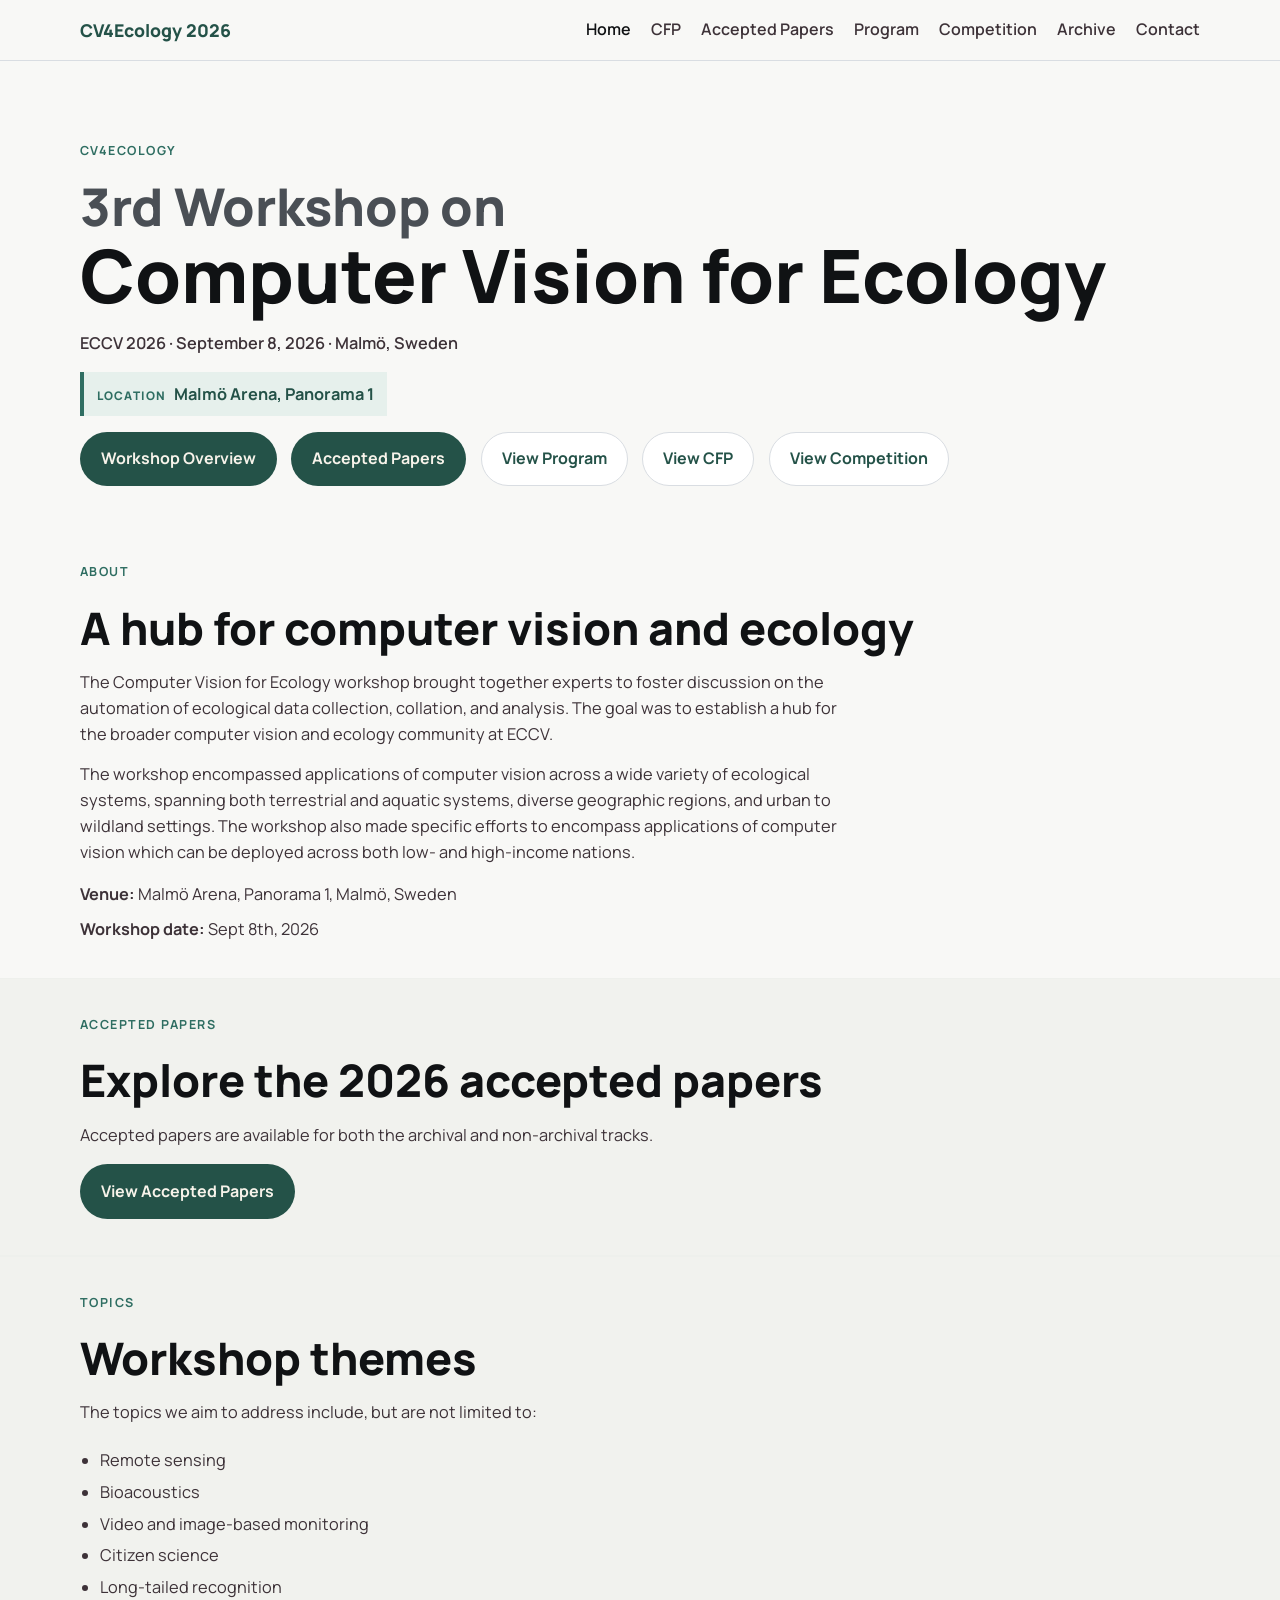
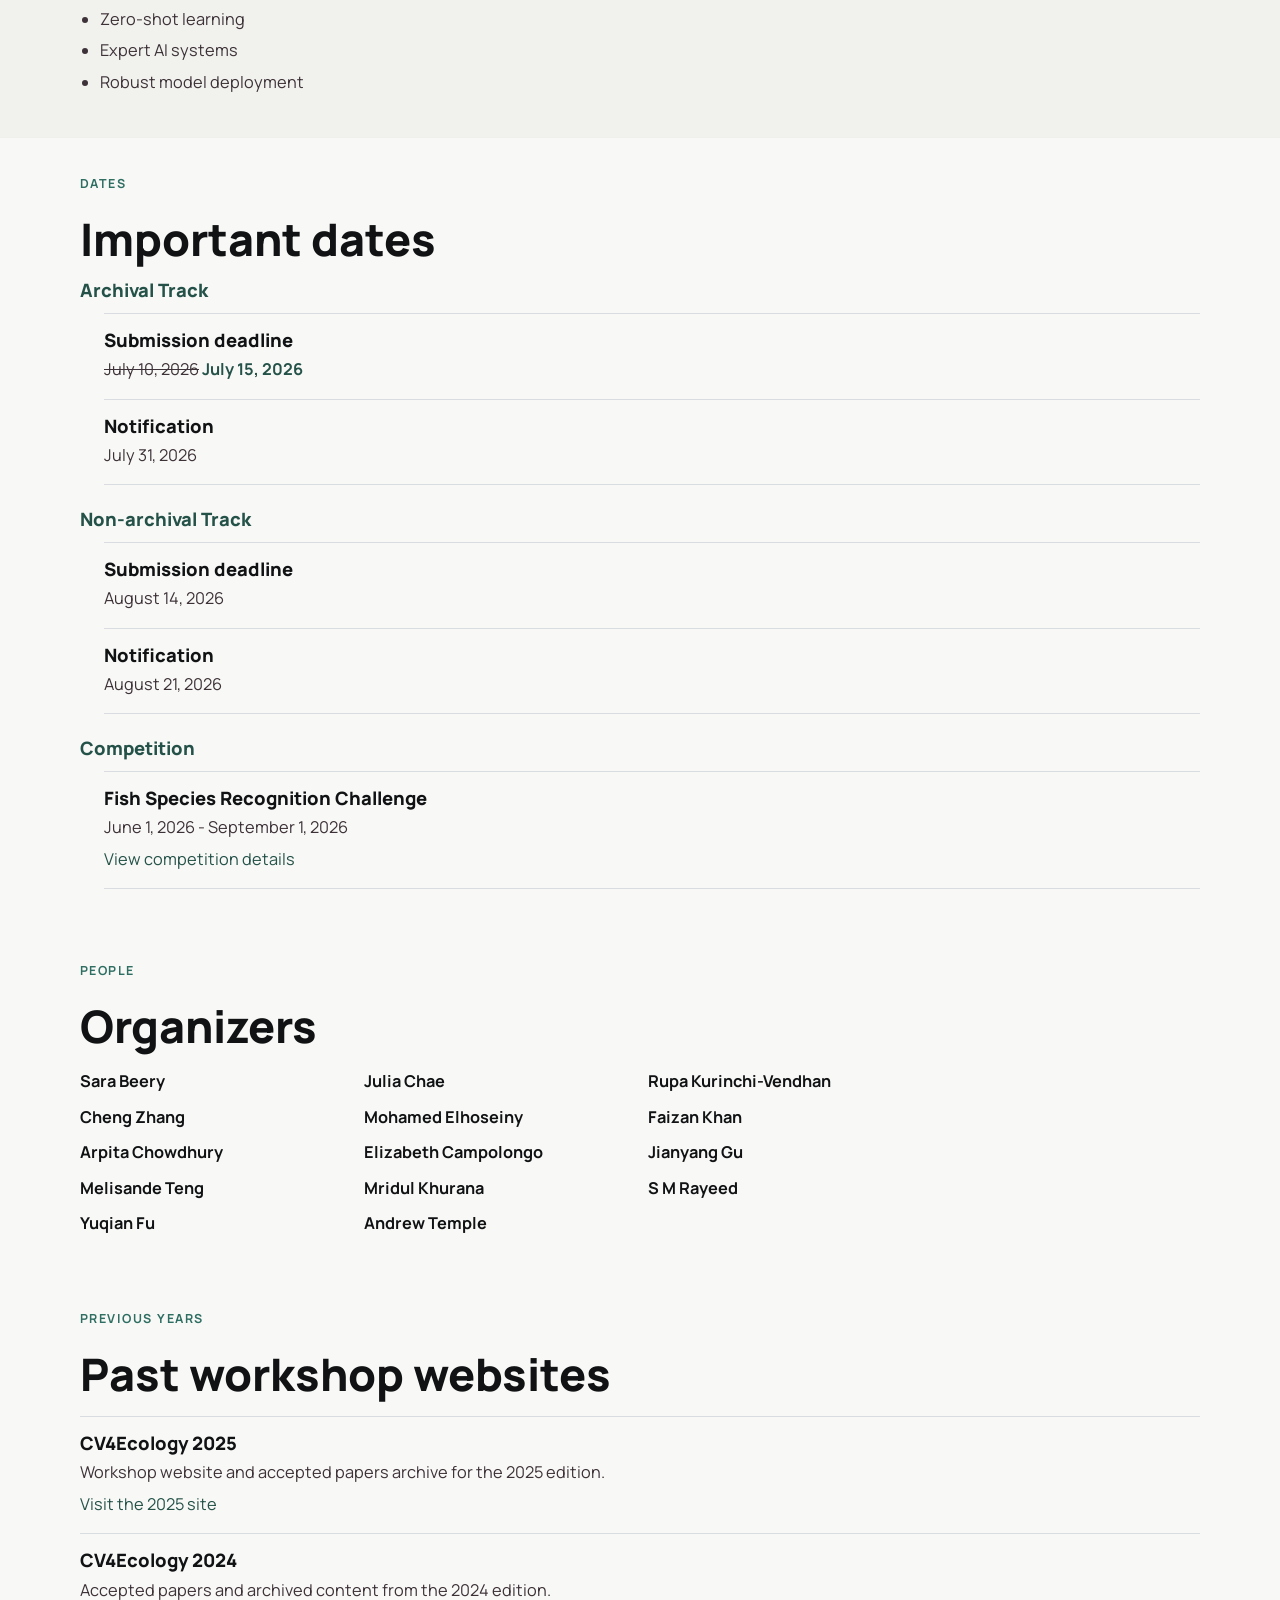
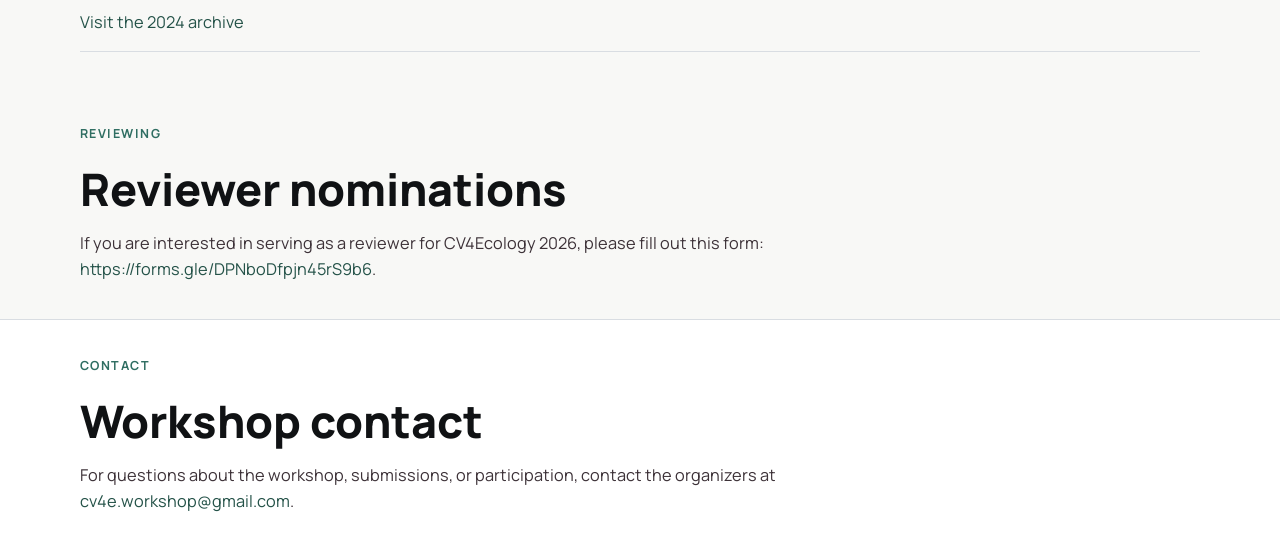
<file: index.html>
<!DOCTYPE html>
<html lang="en">
<head>
    <meta charset="utf-8">
    <meta name="viewport" content="width=device-width, initial-scale=1">
    <title>CV4Ecology 2026</title>
    <meta name="description" content="Computer Vision for Ecology.">
    <link rel="preconnect" href="https://fonts.googleapis.com">
    <link rel="preconnect" href="https://fonts.gstatic.com" crossorigin>
    <link href="https://fonts.googleapis.com/css2?family=Manrope:wght@400;500;600;700;800&display=swap" rel="stylesheet">
    <link rel="stylesheet" href="./css/styles.css">
    <script src="./js/mobile-nav.js" defer></script>
</head>
<body>
    <header class="site-header">
        <div class="site-shell">
            <a class="site-mark" href="./index.html">CV4Ecology 2026</a>
            <button class="nav-toggle" type="button" aria-expanded="false" aria-controls="primary-navigation">Menu</button>
            <nav id="primary-navigation" class="site-nav" aria-label="Primary">
                <a class="is-active" href="./index.html">Home</a>
                <a href="./cfp.html">CFP</a>
                <a href="./papers.html">Accepted Papers</a>
                <a href="./program.html">Program</a>
                <a href="./competition.html">Competition</a>
                <details class="nav-dropdown">
                    <summary>Archive</summary>
                    <div class="nav-dropdown-menu">
                        <a href="https://cv4e.netlify.app/">CV4Ecology 2025</a>
                        <a href="https://cv4e.netlify.app/papers/">CV4Ecology 2024</a>
                    </div>
                </details>
                <a href="#contact">Contact</a>
            </nav>
        </div>
    </header>

    <main id="top">
        <section class="hero">
            <div class="site-shell hero-stack">
                <p class="eyebrow">CV4Ecology</p>
                <h1 class="hero-title">
                    <span class="hero-title-top">3rd Workshop on</span>
                    <span class="hero-title-main">Computer Vision for Ecology</span>
                </h1>
                <!-- <p class="hero-text">
                    A simple landing page for this year's workshop. Core details can be published now,
                    while speakers, schedule, and submission specifics remain placeholders until confirmed.
                </p> -->
                <p class="hero-meta">
                    ECCV 2026 · September 8, 2026 · Malmö, Sweden
                </p>
                <p class="venue-callout">
                    <span class="venue-callout-label">Location</span>
                    <strong>Malmö Arena, Panorama 1</strong>
                </p>
                <div class="hero-actions">
                    <a class="button button-primary" href="#about">Workshop Overview</a>
                    <a class="button button-primary" href="./papers.html">Accepted Papers</a>
                    <a class="button button-secondary" href="./program.html">View Program</a>
                    <a class="button button-secondary" href="./cfp.html">View CFP</a>
                    <a class="button button-secondary" href="./competition.html">View Competition</a>
                </div>
            </div>
        </section>

        <section id="about" class="section">
            <div class="site-shell stacked-section">
                <p class="section-kicker">About</p>
                <h2>A hub for computer vision and ecology</h2>
                <div class="section-copy">
                    <p>
                        The Computer Vision for Ecology workshop brought together experts to foster discussion
                        on the automation of ecological data collection, collation, and analysis. The goal was
                        to establish a hub for the broader computer vision and ecology community at ECCV.
                    </p>
                    <p>
                        The workshop encompassed applications of computer vision across a wide variety of
                        ecological systems, spanning both terrestrial and aquatic systems, diverse geographic
                        regions, and urban to wildland settings. The workshop also made specific efforts to
                        encompass applications of computer vision which can be deployed across both low- and
                        high-income nations.
                    </p>
                </div>
                <ul class="inline-list">
                    <li><strong>Venue:</strong> Malmö Arena, Panorama 1, Malmö, Sweden</li>
                    <li><strong>Workshop date:</strong> Sept 8th, 2026</li>
                </ul>
            </div>
        </section>

        <section class="section section-alt">
            <div class="site-shell stacked-section">
                <p class="section-kicker">Accepted Papers</p>
                <h2>Explore the 2026 accepted papers</h2>
                <div class="section-copy">
                    <p>
                        Accepted papers are available for both the archival and non-archival tracks.
                    </p>
                </div>
                <p><a class="button button-primary" href="./papers.html">View Accepted Papers</a></p>
            </div>
        </section>

        <section id="topics" class="section section-alt">
            <div class="site-shell stacked-section">
                <p class="section-kicker">Topics</p>
                <h2>Workshop themes</h2>
                <div class="section-copy">
                    <p>
                        The topics we aim to address include, but are not limited to:
                    </p>
                </div>
                <ul class="topic-list">
                    <li>Remote sensing</li>
                    <li>Bioacoustics</li>
                    <li>Video and image-based monitoring</li>
                    <li>Citizen science</li>
                    <li>Long-tailed recognition</li>
                    <li>Zero-shot learning</li>
                    <li>Expert AI systems</li>
                    <li>Robust model deployment</li>
                </ul>
            </div>
        </section>

        <section id="dates" class="section">
            <div class="site-shell stacked-section">
                <p class="section-kicker">Dates</p>
                <h2>Important dates</h2>
                <div class="timeline-groups">
                    <section class="timeline-group" aria-labelledby="home-archival-timeline">
                        <h3 id="home-archival-timeline" class="timeline-group-title">Archival Track</h3>
                        <div class="detail-list">
                            <div class="detail-row">
                                <h3>Submission deadline</h3>
                                <p><del>July 10, 2026</del> <span class="extended-date">July 15, 2026</span></p>
                            </div>
                            <div class="detail-row">
                                <h3>Notification</h3>
                                <p>July 31, 2026</p>
                            </div>
                        </div>
                    </section>
                    <section class="timeline-group" aria-labelledby="home-non-archival-timeline">
                        <h3 id="home-non-archival-timeline" class="timeline-group-title">Non-archival Track</h3>
                        <div class="detail-list">
                            <div class="detail-row">
                                <h3>Submission deadline</h3>
                                <p>August 14, 2026</p>
                            </div>
                            <div class="detail-row">
                                <h3>Notification</h3>
                                <p>August 21, 2026</p>
                            </div>
                        </div>
                    </section>
                    <section class="timeline-group" aria-labelledby="home-competition-timeline">
                        <h3 id="home-competition-timeline" class="timeline-group-title">Competition</h3>
                        <div class="detail-list">
                            <div class="detail-row">
                                <h3>Fish Species Recognition Challenge</h3>
                                <p>June 1, 2026 - September 1, 2026</p>
                                <p><a href="./competition.html">View competition details</a></p>
                            </div>
                        </div>
                    </section>
                </div>
            </div>
        </section>

        <section class="section">
            <div class="site-shell stacked-section">
                <p class="section-kicker">People</p>
                <h2>Organizers</h2>
                <ul class="organizer-grid">
                    <li><a href="https://beerys.github.io/">Sara Beery</a></li>
                    <li><a href="https://juliachae.github.io/">Julia Chae</a></li>
                    <li><a href="https://rupakv.com/">Rupa Kurinchi-Vendhan</a></li>
                    <li><a href="https://czhang0528.github.io/">Cheng Zhang</a></li>
                    <li><a href="https://cemse.kaust.edu.sa/profiles/mohamed-elhoseiny">Mohamed Elhoseiny</a></li>
                    <li><a href="https://faixan-khan.github.io/">Faizan Khan</a></li>
                    <li><a href="https://arpita-chowdhury-osu.github.io/">Arpita Chowdhury</a></li>
                    <li><a href="https://egrace479.github.io/">Elizabeth Campolongo</a></li>
                    <li><a href="https://vimar-gu.github.io/">Jianyang Gu</a></li>
                    <li><a href="https://melisandeteng.github.io/">Melisande Teng</a></li>
                    <li><a href="https://mridulk97.github.io/">Mridul Khurana</a></li>
                    <li><a href="https://smrayeed.github.io/">S M Rayeed</a></li>
                    <li><a href="https://cemse.kaust.edu.sa/profiles/yuqian-fu">Yuqian Fu</a></li>
                    <li><a href="https://reefecology.kaust.edu.sa/people/details/andrew-temple">Andrew Temple</a></li>
                </ul>
            </div>
        </section>

        <section class="section">
            <div class="site-shell stacked-section">
                <p class="section-kicker">Previous Years</p>
                <h2>Past workshop websites</h2>
                <div class="detail-list">
                    <div class="detail-row">
                        <h3>CV4Ecology 2025</h3>
                        <p>Workshop website and accepted papers archive for the 2025 edition.</p>
                        <p><a href="https://cv4e.netlify.app/">Visit the 2025 site</a></p>
                    </div>
                    <div class="detail-row">
                        <h3>CV4Ecology 2024</h3>
                        <p>Accepted papers and archived content from the 2024 edition.</p>
                        <p><a href="https://cv4e.netlify.app/papers/">Visit the 2024 archive</a></p>
                    </div>
                </div>
            </div>
        </section>

        <section class="section">
            <div class="site-shell stacked-section">
                <p class="section-kicker">Reviewing</p>
                <h2>Reviewer nominations</h2>
                <div class="section-copy">
                    <p>
                        If you are interested in serving as a reviewer for CV4Ecology 2026, please fill out this form:
                        <a href="https://forms.gle/DPNboDfpjn45rS9b6">https://forms.gle/DPNboDfpjn45rS9b6</a>.
                    </p>
                </div>
            </div>
        </section>

    </main>

    <footer id="contact" class="site-footer">
        <div class="site-shell stacked-section">
            <p class="section-kicker">Contact</p>
            <h2>Workshop contact</h2>
            <div class="section-copy">
                <p>
                    For questions about the workshop, submissions, or participation, contact the organizers at
                    <a href="mailto:cv4e.workshop@gmail.com">cv4e.workshop@gmail.com</a>.
                </p>
            </div>
        </div>
    </footer>
</body>
</html>
</file>
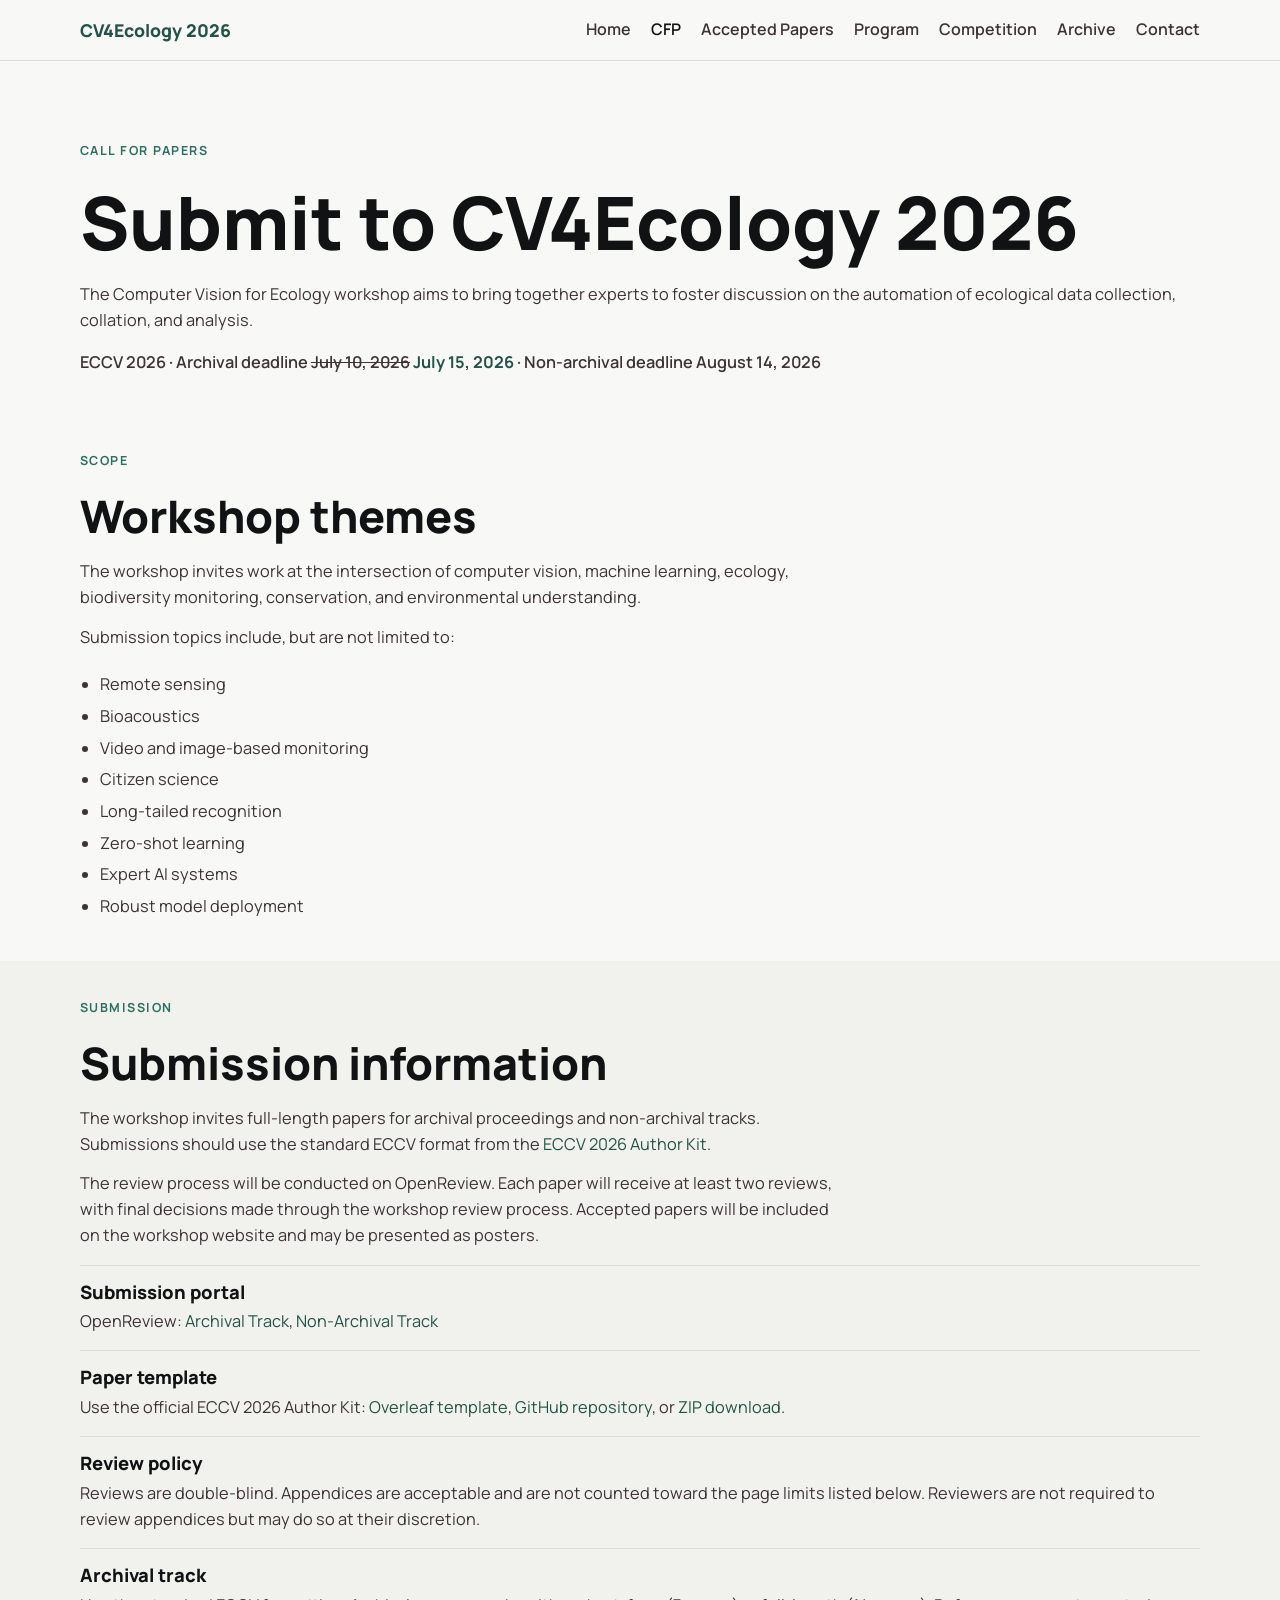
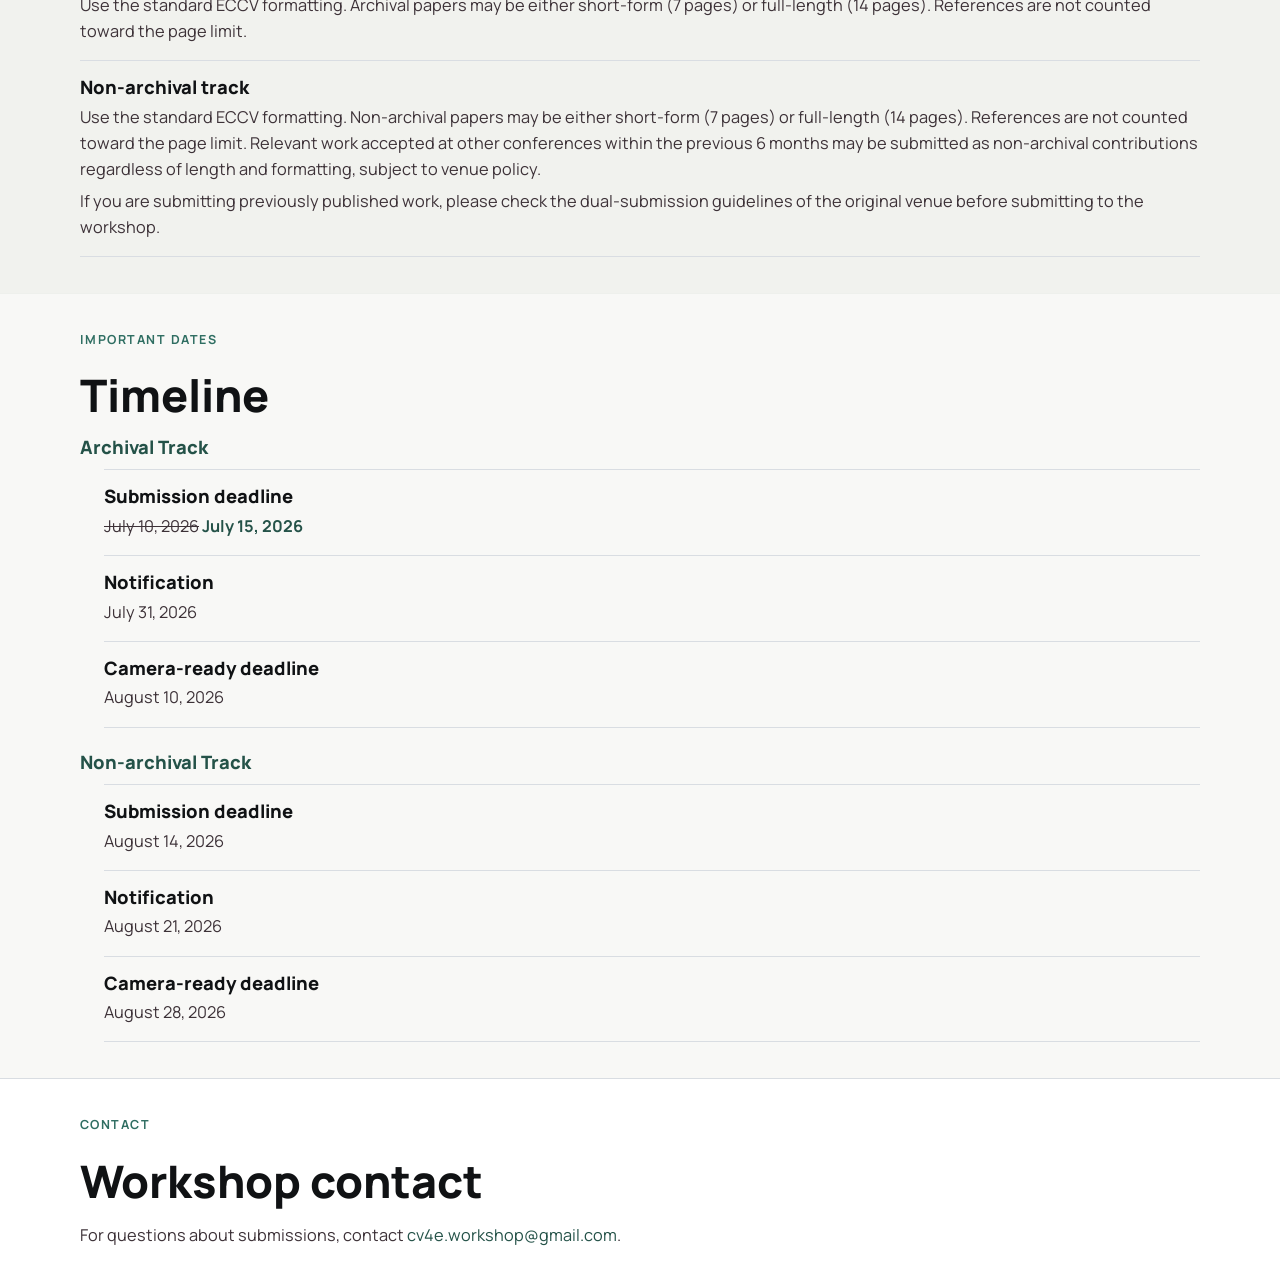
<file: cfp.html>
<!DOCTYPE html>
<html lang="en">
<head>
    <meta charset="utf-8">
    <meta name="viewport" content="width=device-width, initial-scale=1">
    <title>CV4Ecology 2026 - CFP</title>
    <meta name="description" content="Call for papers for the Computer Vision for Ecology workshop at ECCV 2026.">
    <link rel="preconnect" href="https://fonts.googleapis.com">
    <link rel="preconnect" href="https://fonts.gstatic.com" crossorigin>
    <link href="https://fonts.googleapis.com/css2?family=Manrope:wght@400;500;600;700;800&display=swap" rel="stylesheet">
    <link rel="stylesheet" href="./css/styles.css">
    <script src="./js/mobile-nav.js" defer></script>
</head>
<body>
    <header class="site-header">
        <div class="site-shell">
            <a class="site-mark" href="./index.html">CV4Ecology 2026</a>
            <button class="nav-toggle" type="button" aria-expanded="false" aria-controls="primary-navigation">Menu</button>
            <nav id="primary-navigation" class="site-nav" aria-label="Primary">
                <a href="./index.html">Home</a>
                <a class="is-active" href="./cfp.html">CFP</a>
                <a href="./papers.html">Accepted Papers</a>
                <a href="./program.html">Program</a>
                <a href="./competition.html">Competition</a>
                <details class="nav-dropdown">
                    <summary>Archive</summary>
                    <div class="nav-dropdown-menu">
                        <a href="https://cv4e.netlify.app/">CV4Ecology 2025</a>
                        <a href="https://cv4e.netlify.app/papers/">CV4Ecology 2024</a>
                    </div>
                </details>
                <a href="#contact">Contact</a>
            </nav>
        </div>
    </header>

    <main>
        <section class="hero">
            <div class="site-shell hero-stack">
                <p class="eyebrow">Call For Papers</p>
                <h1>Submit to CV4Ecology 2026</h1>
                <p class="hero-text">
                    The Computer Vision for Ecology workshop aims to bring together experts to foster
                    discussion on the automation of ecological data collection, collation, and analysis.
                </p>
                <p class="hero-meta">
                    ECCV 2026 · Archival deadline <del>July 10, 2026</del> <span class="extended-date">July 15, 2026</span> · Non-archival deadline August 14, 2026
                </p>
            </div>
        </section>

        <section class="section">
            <div class="site-shell stacked-section">
                <p class="section-kicker">Scope</p>
                <h2>Workshop themes</h2>
                <div class="section-copy">
                    <p>
                        The workshop invites work at the intersection of computer vision, machine learning,
                        ecology, biodiversity monitoring, conservation, and environmental understanding.
                    </p>
                    <p>
                        Submission topics include, but are not limited to:
                    </p>
                </div>
                <ul class="topic-list">
                    <li>Remote sensing</li>
                    <li>Bioacoustics</li>
                    <li>Video and image-based monitoring</li>
                    <li>Citizen science</li>
                    <li>Long-tailed recognition</li>
                    <li>Zero-shot learning</li>
                    <li>Expert AI systems</li>
                    <li>Robust model deployment</li>
                </ul>
            </div>
        </section>

        <section class="section section-alt">
            <div class="site-shell stacked-section">
                <p class="section-kicker">Submission</p>
                <h2>Submission information</h2>
                <div class="section-copy">
                    <p>
                        The workshop invites full-length papers for archival proceedings and non-archival
                        tracks. Submissions should use the standard ECCV format from the
                        <a href="https://eccv.ecva.net/Conferences/2026/SubmissionPolicies">ECCV 2026 Author Kit</a>.
                    </p>
                    <p>
                        The review process will be conducted on OpenReview. Each paper will receive at least
                        two reviews, with final decisions made through the workshop review process. Accepted
                        papers will be included on the workshop website and may be presented as posters.
                    </p>
                </div>
                <div class="detail-list">
                    <div class="detail-row">
                        <h3>Submission portal</h3>
                        <p>
                            OpenReview:
                            <a href="https://openreview.net/group?id=thecvf.com/ECCV/2026/Workshop/CV4E">Archival Track</a>,
                            <a href="https://openreview.net/group?id=thecvf.com/ECCV/2026/Workshop/CV4E_Non-Archival">Non-Archival Track</a>
                        </p>
                    </div>
                    <div class="detail-row">
                        <h3>Paper template</h3>
                        <p>
                            Use the official ECCV 2026 Author Kit:
                            <a href="https://www.overleaf.com/read/fkngkknmbycc">Overleaf template</a>,
                            <a href="https://github.com/paolo-favaro/paper-template">GitHub repository</a>,
                            or <a href="https://github.com/paolo-favaro/paper-template/archive/refs/tags/Latest.zip">ZIP download</a>.
                        </p>
                    </div>
                    <div class="detail-row">
                        <h3>Review policy</h3>
                        <p>Reviews are double-blind. Appendices are acceptable and are not counted toward the page limits listed below. Reviewers are not required to review appendices but may do so at their discretion.</p>
                    </div>
                    <div class="detail-row">
                        <h3>Archival track</h3>
                        <p>Use the standard ECCV formatting. Archival papers may be either short-form (7 pages) or full-length (14 pages). References are not counted toward the page limit.</p>
                    </div>
                    <div class="detail-row">
                        <h3>Non-archival track</h3>
                        <p>Use the standard ECCV formatting. Non-archival papers may be either short-form (7 pages) or full-length (14 pages). References are not counted toward the page limit. Relevant work accepted at other conferences within the previous 6 months may be submitted as non-archival contributions regardless of length and formatting, subject to venue policy.</p>
                        <p>If you are submitting previously published work, please check the dual-submission guidelines of the original venue before submitting to the workshop.</p>
                    </div>
                </div>
            </div>
        </section>

        <section class="section">
            <div class="site-shell stacked-section">
                <p class="section-kicker">Important Dates</p>
                <h2>Timeline</h2>
                <div class="timeline-groups">
                    <section class="timeline-group" aria-labelledby="archival-timeline">
                        <h3 id="archival-timeline" class="timeline-group-title">Archival Track</h3>
                        <div class="detail-list">
                            <div class="detail-row">
                                <h3>Submission deadline</h3>
                                <p><del>July 10, 2026</del> <span class="extended-date">July 15, 2026</span></p>
                            </div>
                            <div class="detail-row">
                                <h3>Notification</h3>
                                <p>July 31, 2026</p>
                            </div>
                            <div class="detail-row">
                                <h3>Camera-ready deadline</h3>
                                <p>August 10, 2026</p>
                            </div>
                        </div>
                    </section>
                    <section class="timeline-group" aria-labelledby="non-archival-timeline">
                        <h3 id="non-archival-timeline" class="timeline-group-title">Non-archival Track</h3>
                        <div class="detail-list">
                            <div class="detail-row">
                                <h3>Submission deadline</h3>
                                <p>August 14, 2026</p>
                            </div>
                            <div class="detail-row">
                                <h3>Notification</h3>
                                <p>August 21, 2026</p>
                            </div>
                            <div class="detail-row">
                                <h3>Camera-ready deadline</h3>
                                <p>August 28, 2026</p>
                            </div>
                        </div>
                    </section>
                </div>
            </div>
        </section>
    </main>

    <footer id="contact" class="site-footer">
        <div class="site-shell stacked-section">
            <p class="section-kicker">Contact</p>
            <h2>Workshop contact</h2>
            <div class="section-copy">
                <p>For questions about submissions, contact <a href="mailto:cv4e.workshop@gmail.com">cv4e.workshop@gmail.com</a>.</p>
            </div>
        </div>
    </footer>
</body>
</html>
</file>
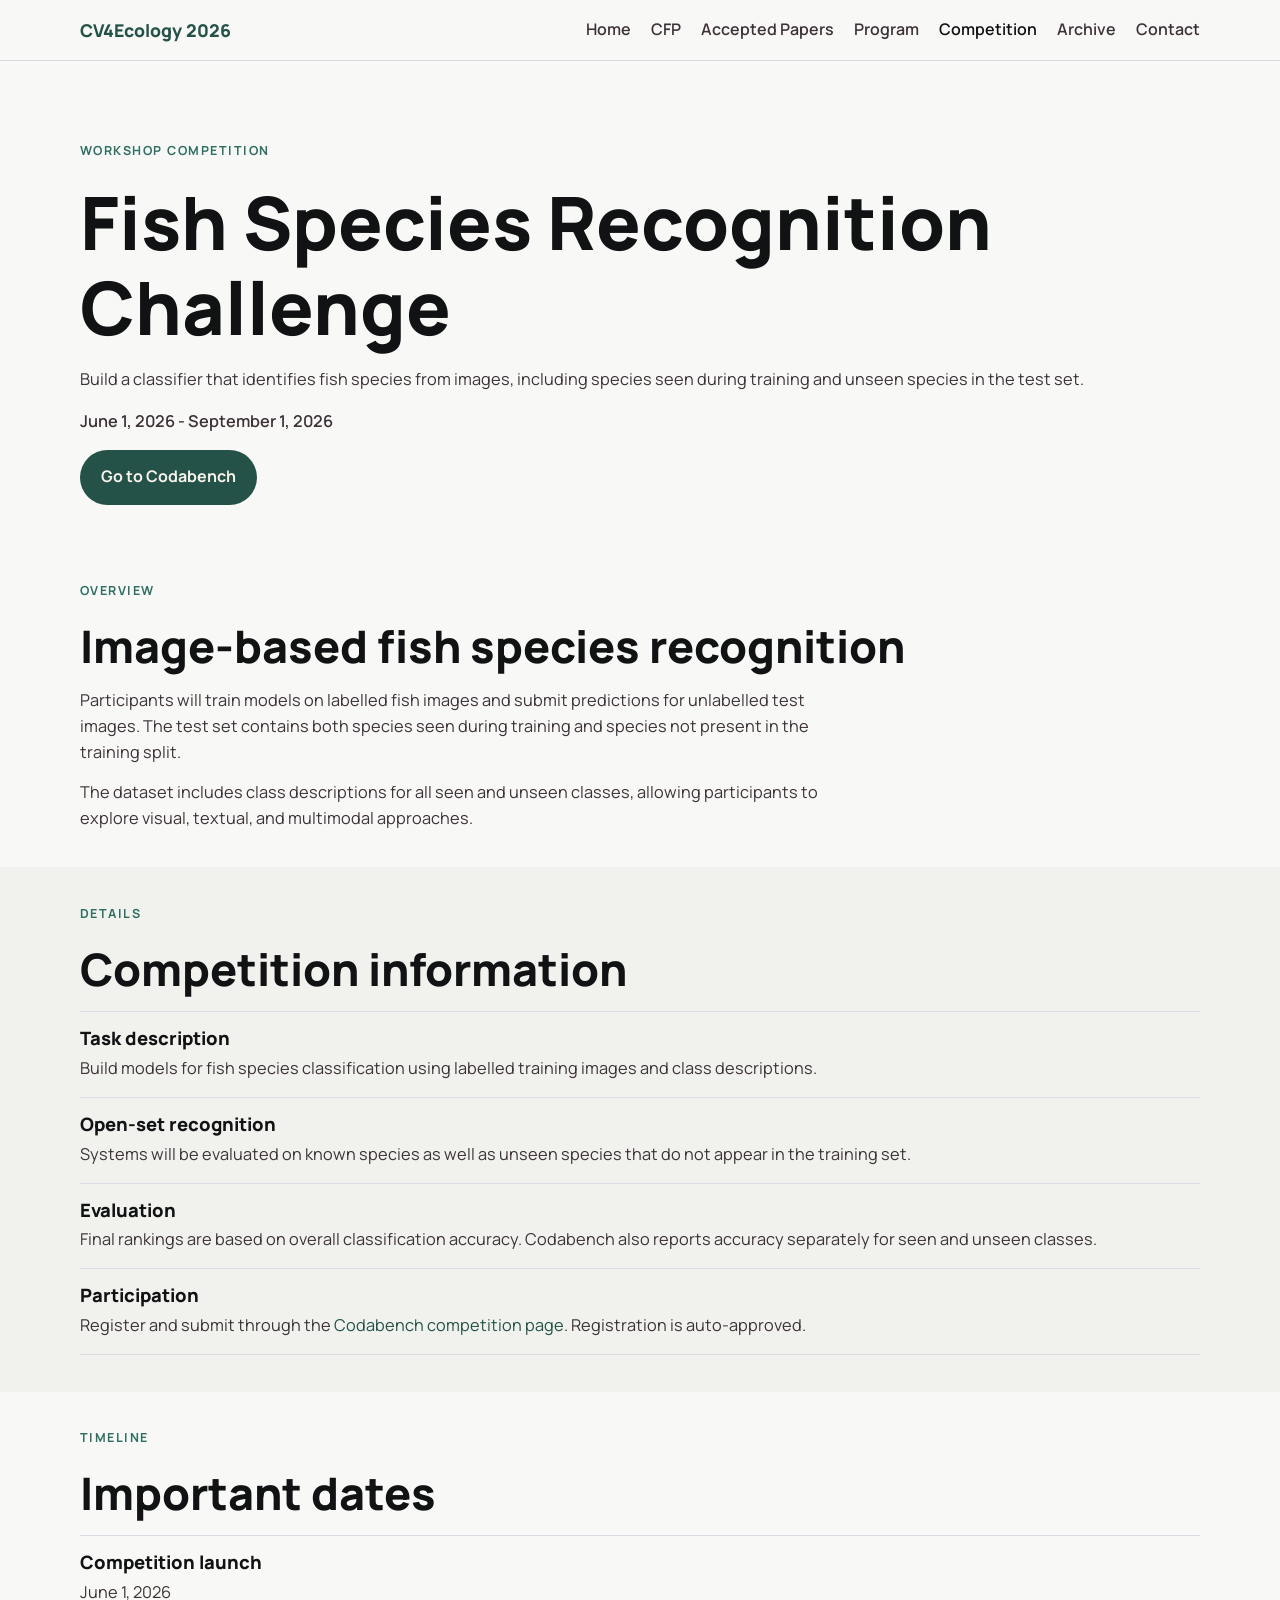
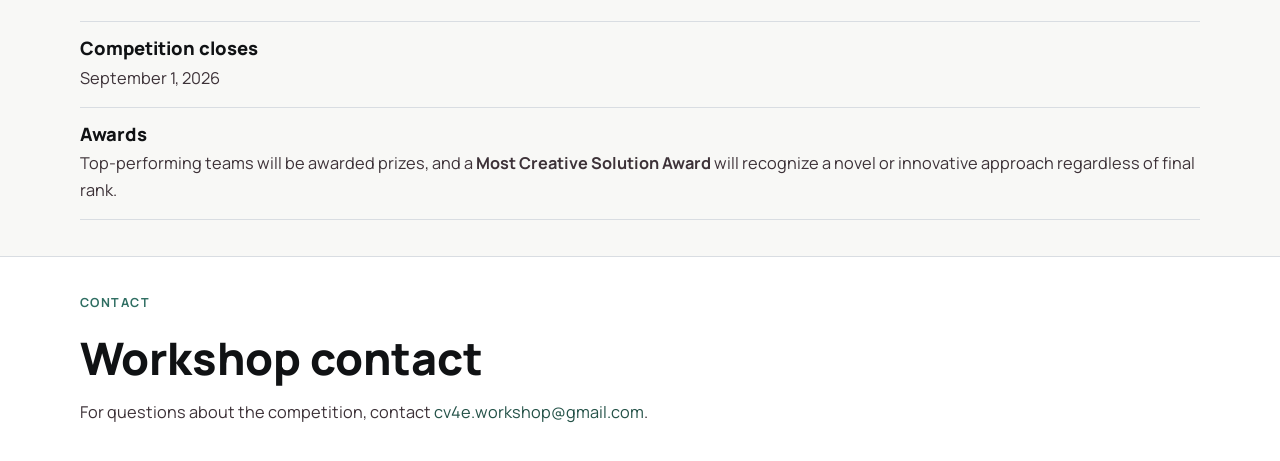
<file: competition.html>
<!DOCTYPE html>
<html lang="en">
<head>
    <meta charset="utf-8">
    <meta name="viewport" content="width=device-width, initial-scale=1">
    <title>CV4Ecology 2026 - Competition</title>
    <meta name="description" content="Competition page for the Computer Vision for Ecology workshop at ECCV 2026.">
    <link rel="preconnect" href="https://fonts.googleapis.com">
    <link rel="preconnect" href="https://fonts.gstatic.com" crossorigin>
    <link href="https://fonts.googleapis.com/css2?family=Manrope:wght@400;500;600;700;800&amp;display=swap" rel="stylesheet">
    <link rel="stylesheet" href="./css/styles.css">
    <script src="./js/mobile-nav.js" defer></script>
</head>
<body>
    <header class="site-header">
        <div class="site-shell">
            <a class="site-mark" href="./index.html">CV4Ecology 2026</a>
            <button class="nav-toggle" type="button" aria-expanded="false" aria-controls="primary-navigation">Menu</button>
            <nav id="primary-navigation" class="site-nav" aria-label="Primary">
                <a href="./index.html">Home</a>
                <a href="./cfp.html">CFP</a>
                <a href="./papers.html">Accepted Papers</a>
                <a href="./program.html">Program</a>
                <a class="is-active" href="./competition.html">Competition</a>
                <details class="nav-dropdown">
                    <summary>Archive</summary>
                    <div class="nav-dropdown-menu">
                        <a href="https://cv4e.netlify.app/">CV4Ecology 2025</a>
                        <a href="https://cv4e.netlify.app/papers/">CV4Ecology 2024</a>
                    </div>
                </details>
                <a href="#contact">Contact</a>
            </nav>
        </div>
    </header>

    <main>
        <section class="hero">
            <div class="site-shell hero-stack">
                <p class="eyebrow">Workshop Competition</p>
                <h1>Fish Species Recognition Challenge</h1>
                <p class="hero-text">
                    Build a classifier that identifies fish species from images, including species
                    seen during training and unseen species in the test set.
                </p>
                <p class="hero-meta">
                    June 1, 2026 - September 1, 2026
                </p>
                <div class="hero-actions">
                    <a class="button button-primary" href="https://www.codabench.org/competitions/16815">Go to Codabench</a>
                </div>
            </div>
        </section>

        <section class="section">
            <div class="site-shell stacked-section">
                <p class="section-kicker">Overview</p>
                <h2>Image-based fish species recognition</h2>
                <div class="section-copy">
                    <p>
                        Participants will train models on labelled fish images and submit predictions for
                        unlabelled test images. The test set contains both species seen during training and
                        species not present in the training split.
                    </p>
                    <p>
                        The dataset includes class descriptions for all seen and unseen classes, allowing
                        participants to explore visual, textual, and multimodal approaches.
                    </p>
                </div>
            </div>
        </section>

        <section class="section section-alt">
            <div class="site-shell stacked-section">
                <p class="section-kicker">Details</p>
                <h2>Competition information</h2>
                <div class="detail-list">
                    <div class="detail-row">
                        <h3>Task description</h3>
                        <p>Build models for fish species classification using labelled training images and class descriptions.</p>
                    </div>
                    <div class="detail-row">
                        <h3>Open-set recognition</h3>
                        <p>Systems will be evaluated on known species as well as unseen species that do not appear in the training set.</p>
                    </div>
                    <div class="detail-row">
                        <h3>Evaluation</h3>
                        <p>Final rankings are based on overall classification accuracy. Codabench also reports accuracy separately for seen and unseen classes.</p>
                    </div>
                    <div class="detail-row">
                        <h3>Participation</h3>
                        <p>Register and submit through the <a href="https://www.codabench.org/competitions/16815">Codabench competition page</a>. Registration is auto-approved.</p>
                    </div>
                </div>
            </div>
        </section>

        <section class="section">
            <div class="site-shell stacked-section">
                <p class="section-kicker">Timeline</p>
                <h2>Important dates</h2>
                <div class="detail-list">
                    <div class="detail-row">
                        <h3>Competition launch</h3>
                        <p>June 1, 2026</p>
                    </div>
                    <div class="detail-row">
                        <h3>Competition closes</h3>
                        <p>September 1, 2026</p>
                    </div>
                    <div class="detail-row">
                        <h3>Awards</h3>
                        <p>Top-performing teams will be awarded prizes, and a <b>Most Creative Solution Award</b> will recognize a novel or innovative approach regardless of final rank.</p>
                    </div>
                </div>
            </div>
        </section>
    </main>

    <footer id="contact" class="site-footer">
        <div class="site-shell stacked-section">
            <p class="section-kicker">Contact</p>
            <h2>Workshop contact</h2>
            <div class="section-copy">
                <p>For questions about the competition, contact <a href="mailto:cv4e.workshop@gmail.com">cv4e.workshop@gmail.com</a>.</p>
            </div>
        </div>
    </footer>
</body>
</html>
</file>
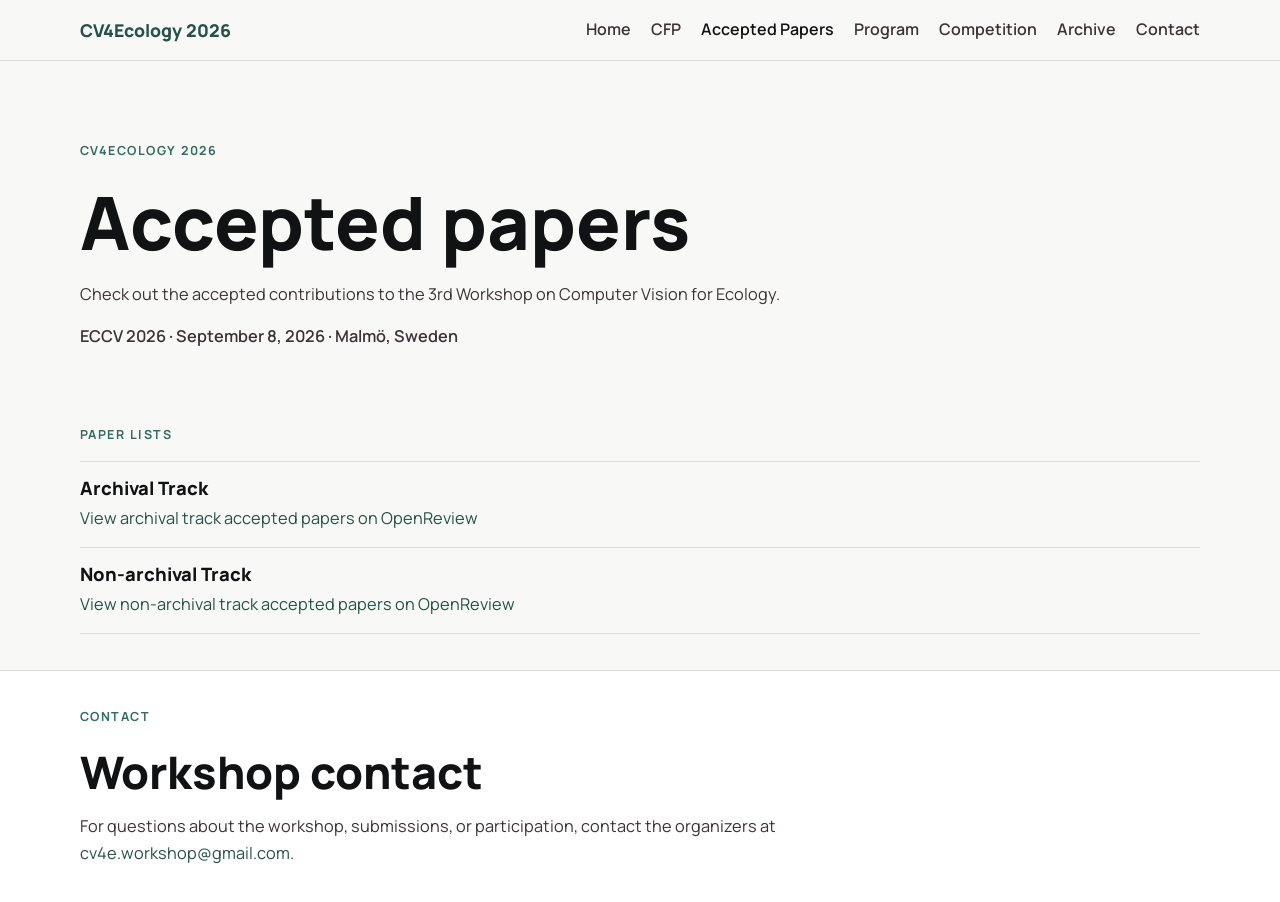
<file: papers.html>
<!DOCTYPE html>
<html lang="en">
<head>
    <meta charset="utf-8">
    <meta name="viewport" content="width=device-width, initial-scale=1">
    <title>CV4Ecology 2026 - Accepted Papers</title>
    <meta name="description" content="Accepted papers for the Computer Vision for Ecology workshop at ECCV 2026.">
    <link rel="preconnect" href="https://fonts.googleapis.com">
    <link rel="preconnect" href="https://fonts.gstatic.com" crossorigin>
    <link href="https://fonts.googleapis.com/css2?family=Manrope:wght@400;500;600;700;800&display=swap" rel="stylesheet">
    <link rel="stylesheet" href="./css/styles.css">
    <script src="./js/mobile-nav.js" defer></script>
</head>
<body>
    <header class="site-header">
        <div class="site-shell">
            <a class="site-mark" href="./index.html">CV4Ecology 2026</a>
            <button class="nav-toggle" type="button" aria-expanded="false" aria-controls="primary-navigation">Menu</button>
            <nav id="primary-navigation" class="site-nav" aria-label="Primary">
                <a href="./index.html">Home</a>
                <a href="./cfp.html">CFP</a>
                <a class="is-active" href="./papers.html">Accepted Papers</a>
                <a href="./program.html">Program</a>
                <a href="./competition.html">Competition</a>
                <details class="nav-dropdown">
                    <summary>Archive</summary>
                    <div class="nav-dropdown-menu">
                        <a href="https://cv4e.netlify.app/">CV4Ecology 2025</a>
                        <a href="https://cv4e.netlify.app/papers/">CV4Ecology 2024</a>
                    </div>
                </details>
                <a href="#contact">Contact</a>
            </nav>
        </div>
    </header>

    <main>
        <section class="hero">
            <div class="site-shell hero-stack">
                <p class="eyebrow">CV4Ecology 2026</p>
                <h1>Accepted papers</h1>
                <p class="hero-text">
                    Check out the accepted contributions to the 3rd Workshop on Computer Vision for Ecology.
                </p>
                <p class="hero-meta">ECCV 2026 · September 8, 2026 · Malmö, Sweden</p>
            </div>
        </section>

        <section class="section">
            <div class="site-shell stacked-section">
                <p class="section-kicker">Paper Lists</p>
                <div class="detail-list">
                    <article class="detail-row">
                        <h3>Archival Track</h3>
                        <p><a href="https://openreview.net/group?id=thecvf.com/ECCV/2026/Workshop/CV4E">View archival track accepted papers on OpenReview</a></p>
                    </article>
                    <article class="detail-row">
                        <h3>Non-archival Track</h3>
                        <p><a href="https://openreview.net/group?id=thecvf.com/ECCV/2026/Workshop/CV4E_Non-Archival">View non-archival track accepted papers on OpenReview</a></p>
                    </article>
                </div>
            </div>
        </section>
    </main>

    <footer id="contact" class="site-footer">
        <div class="site-shell stacked-section">
            <p class="section-kicker">Contact</p>
            <h2>Workshop contact</h2>
            <div class="section-copy">
                <p>
                    For questions about the workshop, submissions, or participation, contact the organizers at
                    <a href="mailto:cv4e.workshop@gmail.com">cv4e.workshop@gmail.com</a>.
                </p>
            </div>
        </div>
    </footer>
</body>
</html>
</file>
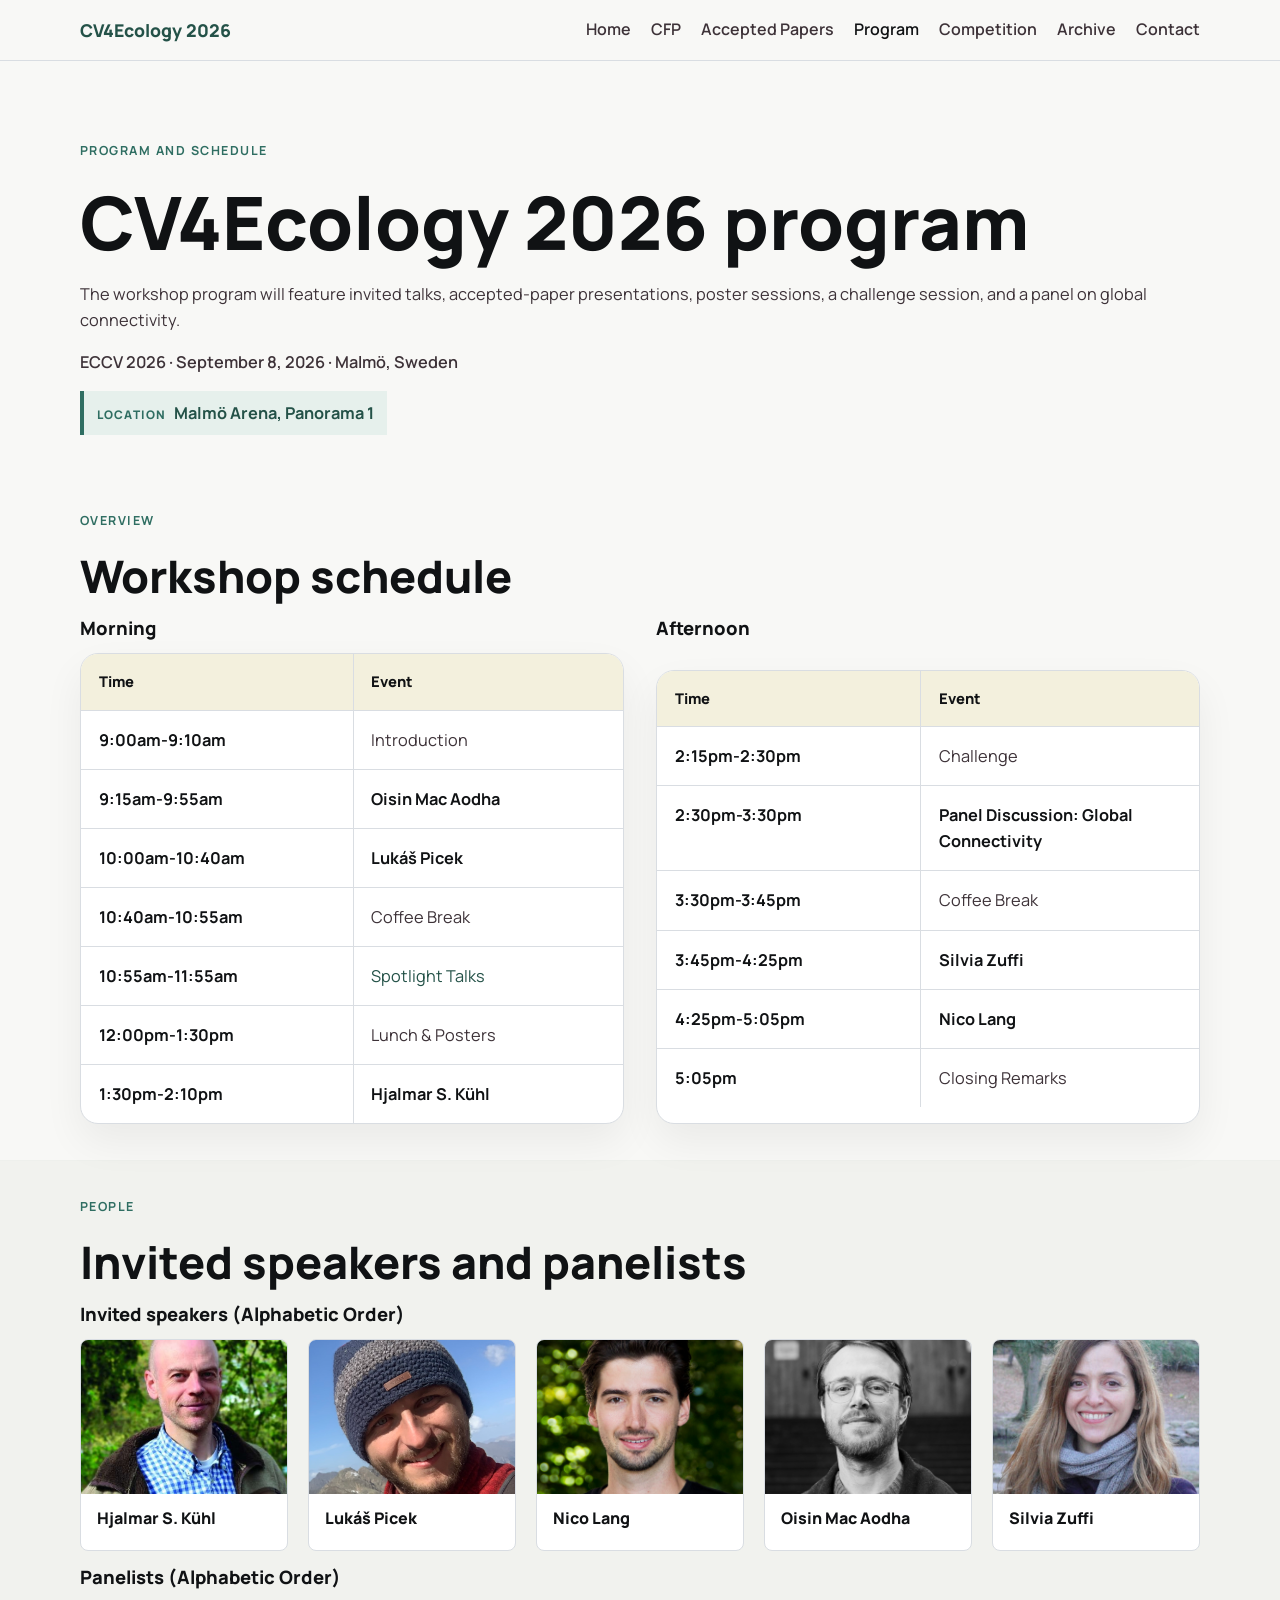
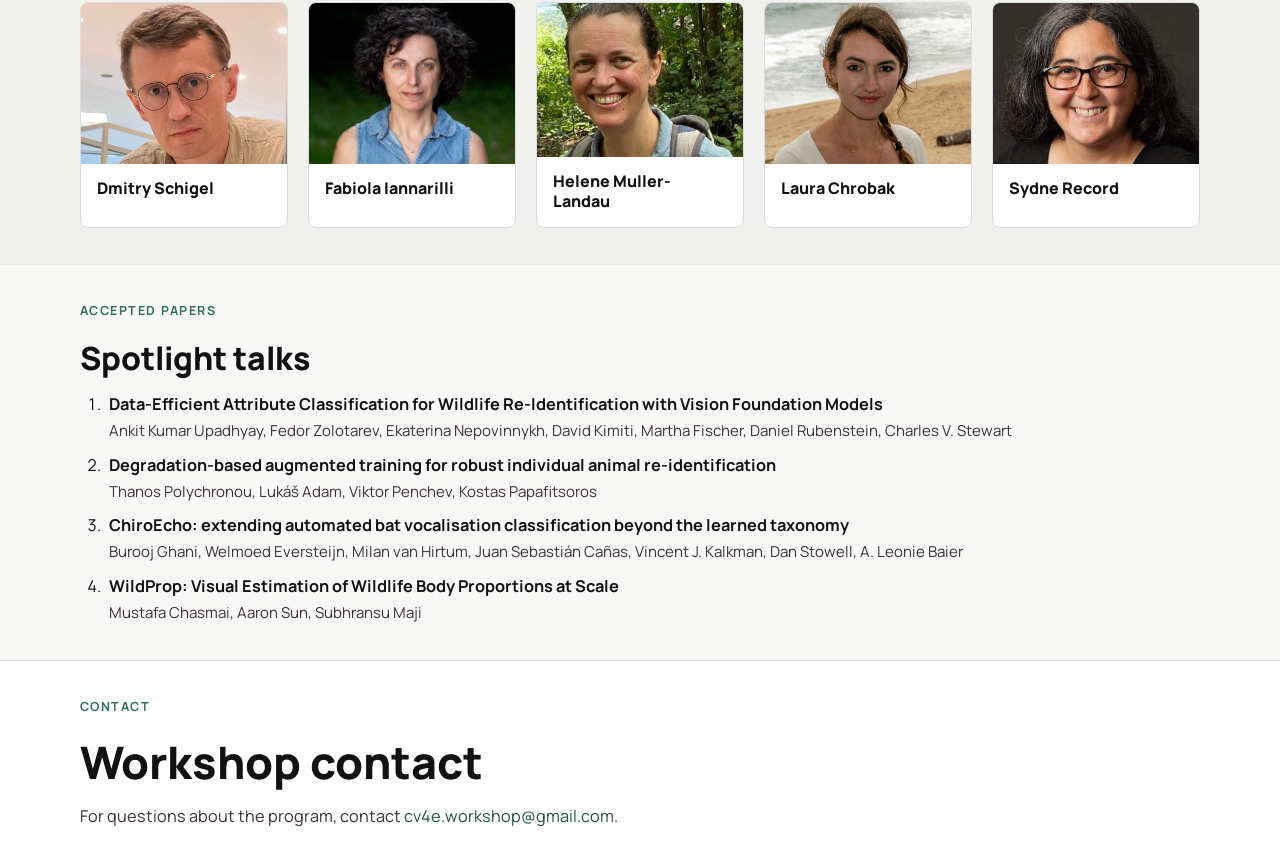
<file: program.html>
<!DOCTYPE html>
<html lang="en">
<head>
    <meta charset="utf-8">
    <meta name="viewport" content="width=device-width, initial-scale=1">
    <title>CV4Ecology 2026 - Program</title>
    <meta name="description" content="Program and schedule for the Computer Vision for Ecology workshop at ECCV 2026.">
    <link rel="preconnect" href="https://fonts.googleapis.com">
    <link rel="preconnect" href="https://fonts.gstatic.com" crossorigin>
    <link href="https://fonts.googleapis.com/css2?family=Manrope:wght@400;500;600;700;800&display=swap" rel="stylesheet">
    <link rel="stylesheet" href="./css/styles.css">
    <script src="./js/mobile-nav.js" defer></script>
</head>
<body>
    <header class="site-header">
        <div class="site-shell">
            <a class="site-mark" href="./index.html">CV4Ecology 2026</a>
            <button class="nav-toggle" type="button" aria-expanded="false" aria-controls="primary-navigation">Menu</button>
            <nav id="primary-navigation" class="site-nav" aria-label="Primary">
                <a href="./index.html">Home</a>
                <a href="./cfp.html">CFP</a>
                <a href="./papers.html">Accepted Papers</a>
                <a class="is-active" href="./program.html">Program</a>
                <a href="./competition.html">Competition</a>
                <details class="nav-dropdown">
                    <summary>Archive</summary>
                    <div class="nav-dropdown-menu">
                        <a href="https://cv4e.netlify.app/">CV4Ecology 2025</a>
                        <a href="https://cv4e.netlify.app/papers/">CV4Ecology 2024</a>
                    </div>
                </details>
                <a href="#contact">Contact</a>
            </nav>
        </div>
    </header>

    <main>
        <section class="hero">
            <div class="site-shell hero-stack">
                <p class="eyebrow">Program And Schedule</p>
                <h1>CV4Ecology 2026 program</h1>
                <p class="hero-text">
                    The workshop program will feature invited talks, accepted-paper presentations,
                    poster sessions, a challenge session, and a panel on global connectivity.
                </p>
                <p class="hero-meta">
                    ECCV 2026 · September 8, 2026 · Malmö, Sweden
                </p>
                <p class="venue-callout">
                    <span class="venue-callout-label">Location</span>
                    <strong>Malmö Arena, Panorama 1</strong>
                </p>
            </div>
        </section>

        <section class="section">
            <div class="site-shell stacked-section">
                <p class="section-kicker">Overview</p>
                <h2>Workshop schedule</h2>
                <div class="schedule-grid" aria-label="Workshop schedule overview">
                    <section class="schedule-panel">
                        <h3>Morning</h3>
                        <div class="schedule-table-wrap">
                            <table class="schedule-table">
                                <thead><tr><th scope="col">Time</th><th scope="col">Event</th></tr></thead>
                                <tbody>
                                    <tr><td>9:00am-9:10am</td><td>Introduction</td></tr>
                                    <tr><td>9:15am-9:55am</td><td><strong>Oisin Mac Aodha</strong></td></tr>
                                    <tr><td>10:00am-10:40am</td><td><strong>Lukáš Picek</strong></td></tr>
                                    <tr><td>10:40am-10:55am</td><td>Coffee Break</td></tr>
                                    <tr><td>10:55am-11:55am</td><td><a href="#spotlight-talks">Spotlight Talks</a></td></tr>
                                    <tr><td>12:00pm-1:30pm</td><td>Lunch &amp; Posters</td></tr>
                                    <tr><td>1:30pm-2:10pm</td><td><strong>Hjalmar S. Kühl</strong></td></tr>
                                </tbody>
                            </table>
                        </div>
                    </section>
                    <section class="schedule-panel">
                        <h3>Afternoon</h3>
                        <div class="schedule-table-wrap">
                            <table class="schedule-table">
                                <thead><tr><th scope="col">Time</th><th scope="col">Event</th></tr></thead>
                                <tbody>
                                    <tr><td>2:15pm-2:30pm</td><td>Challenge</td></tr>
                                    <tr><td>2:30pm-3:30pm</td><td><a href="#panel-discussion"><strong>Panel Discussion: Global Connectivity</strong></a></td></tr>
                                    <tr><td>3:30pm-3:45pm</td><td>Coffee Break</td></tr>
                                    <tr><td>3:45pm-4:25pm</td><td><strong>Silvia Zuffi</strong></td></tr>
                                    <tr><td>4:25pm-5:05pm</td><td><strong>Nico Lang</strong></td></tr>
                                    <tr><td>5:05pm</td><td>Closing Remarks</td></tr>
                                </tbody>
                            </table>
                        </div>
                    </section>
                </div>
            </div>
        </section>

        <section class="section section-alt">
            <div class="site-shell stacked-section">
                <p class="section-kicker">People</p>
                <h2>Invited speakers and panelists</h2>
                <div class="speaker-group">
                    <h3>Invited speakers (Alphabetic Order)</h3>
                    <div class="speaker-grid">
                        <a class="speaker-card" href="https://www.senckenberg.de/en/research/institutes-overview/gr-museum-fuer-naturkunde/gr-dept-zoology/">
                            <img class="speaker-photo" src="./assets/hjalmar-s-kuhl.jpg" alt="Hjalmar S. Kühl">
                            <span class="speaker-name">Hjalmar S. Kühl</span>
                        </a>
                        <a class="speaker-card" href="https://picekl.github.io/research-web/">
                            <img class="speaker-photo" src="./assets/lukas-picek.webp" alt="Lukáš Picek">
                            <span class="speaker-name">Lukáš Picek</span>
                        </a>
                        <a class="speaker-card" href="https://langnico.github.io/">
                            <img class="speaker-photo" src="./assets/nico-lang.jpg" alt="Nico Lang">
                            <span class="speaker-name">Nico Lang</span>
                        </a>
                        <a class="speaker-card" href="https://homepages.inf.ed.ac.uk/omacaod/">
                            <img class="speaker-photo" src="./assets/oisin-mac-aodha.jpg" alt="Oisin Mac Aodha">
                            <span class="speaker-name">Oisin Mac Aodha</span>
                        </a>
                        <a class="speaker-card" href="https://imati.cnr.it/mypage.php?idk=PG-2">
                            <img class="speaker-photo" src="./assets/silvia-zuffi.jpg" alt="Silvia Zuffi">
                            <span class="speaker-name">Silvia Zuffi</span>
                        </a>
                    </div>
                </div>
                <div id="panel-discussion" class="speaker-group">
                    <h3>Panelists (Alphabetic Order)</h3>
                    <div class="speaker-grid">
                        <a class="speaker-card" href="https://adlignum.com/about/">
                            <img class="speaker-photo" src="./assets/dmitry-schigel.jpeg" alt="Dmitry Schigel">
                            <span class="speaker-name">Dmitry Schigel</span>
                        </a>
                        <a class="speaker-card" href="https://www.ab.mpg.de/person/130331/2736">
                            <img class="speaker-photo" src="./assets/fabiola-iannarilli.png" alt="Fabiola Iannarilli">
                            <span class="speaker-name">Fabiola Iannarilli</span>
                        </a>
                        <a class="speaker-card" href="https://hmullerlandau.com">
                            <img class="speaker-photo" src="./assets/helene-muller-landau.jpg" alt="Helene Muller-Landau">
                            <span class="speaker-name">Helene Muller-Landau</span>
                        </a>
                        <a class="speaker-card" href="https://www.mbari.org/person/laura-chrobak/">
                            <img class="speaker-photo" src="./assets/laura-chrobak.jpg" alt="Laura Chrobak">
                            <span class="speaker-name">Laura Chrobak</span>
                        </a>
                        <a class="speaker-card" href="https://sites.google.com/maine.edu/record-lab/team?authuser=0">
                            <img class="speaker-photo" src="./assets/sydne-record.png" alt="Sydne Record">
                            <span class="speaker-name">Sydne Record</span>
                        </a>
                    </div>
                </div>
            </div>
        </section>

        <section id="spotlight-talks" class="section">
            <div class="site-shell stacked-section">
                <p class="section-kicker">Accepted Papers</p>
                <h2 class="spotlight-heading">Spotlight talks</h2>
                <ol class="spotlight-list">
                    <li>
                        <span class="spotlight-title">Data-Efficient Attribute Classification for Wildlife Re-Identification with Vision Foundation Models</span>
                        <span class="spotlight-authors">Ankit Kumar Upadhyay, Fedor Zolotarev, Ekaterina Nepovinnykh, David Kimiti, Martha Fischer, Daniel Rubenstein, Charles V. Stewart</span>
                    </li>
                    <li>
                        <span class="spotlight-title">Degradation-based augmented training for robust individual animal re-identification</span>
                        <span class="spotlight-authors">Thanos Polychronou, Lukáš Adam, Viktor Penchev, Kostas Papafitsoros</span>
                    </li>
                    <li>
                        <span class="spotlight-title">ChiroEcho: extending automated bat vocalisation classification beyond the learned taxonomy</span>
                        <span class="spotlight-authors">Burooj Ghani, Welmoed Eversteijn, Milan van Hirtum, Juan Sebastián Cañas, Vincent J. Kalkman, Dan Stowell, A. Leonie Baier</span>
                    </li>
                    <li>
                        <span class="spotlight-title">WildProp: Visual Estimation of Wildlife Body Proportions at Scale</span>
                        <span class="spotlight-authors">Mustafa Chasmai, Aaron Sun, Subhransu Maji</span>
                    </li>
                </ol>
            </div>
        </section>
    </main>

    <footer id="contact" class="site-footer">
        <div class="site-shell stacked-section">
            <p class="section-kicker">Contact</p>
            <h2>Workshop contact</h2>
            <div class="section-copy">
                <p>For questions about the program, contact <a href="mailto:cv4e.workshop@gmail.com">cv4e.workshop@gmail.com</a>.</p>
            </div>
        </div>
    </footer>
</body>
</html>
</file>
<file: css/styles.css>
:root {
    --bg: #f8f8f6;
    --bg-alt: #f1f2ee;
    --surface: #ffffff;
    --text: #101214;
    --muted: #3d3238;
    --line: #d9dde2;
    --accent: #2f6e62;
    --accent-deep: #245248;
    --shell: 1120px;
    --page-gutter: clamp(1rem, 4vw, 1.25rem);
}

*,
*::before,
*::after {
    box-sizing: border-box;
}

html {
    scroll-behavior: smooth;
}

body {
    margin: 0;
    font-family: "Manrope", sans-serif;
    color: var(--text);
    background: var(--bg);
    line-height: 1.6;
}

a {
    color: var(--accent-deep);
    text-decoration: none;
}

a:hover,
a:focus-visible {
    text-decoration: underline;
}

img {
    max-width: 100%;
}

.site-shell {
    width: min(calc(100% - (var(--page-gutter) * 2)), var(--shell));
    margin: 0 auto;
}

.site-header {
    position: sticky;
    top: 0;
    z-index: 10;
    background: rgba(248, 248, 246, 0.94);
    border-bottom: 1px solid var(--line);
}

.site-header .site-shell {
    display: flex;
    align-items: center;
    justify-content: space-between;
    gap: 1rem;
    padding: 1rem 0;
}

.site-mark {
    font-size: 1.1rem;
    font-weight: 800;
    letter-spacing: 0;
}

.site-nav {
    display: flex;
    flex-wrap: wrap;
    gap: 1.25rem;
    align-items: center;
}

.nav-toggle {
    display: none;
    min-height: 2.75rem;
    padding: 0.55rem 0.9rem;
    border: 1px solid var(--line);
    border-radius: 999px;
    background: var(--surface);
    color: var(--text);
    font: inherit;
    font-weight: 700;
    cursor: pointer;
}

.site-nav a {
    color: var(--muted);
    font-weight: 600;
}

.site-nav a.is-active {
    color: var(--text);
}

.nav-dropdown {
    position: relative;
}

.nav-dropdown summary {
    cursor: pointer;
    color: var(--muted);
    font-weight: 600;
    list-style: none;
}

.nav-dropdown summary::-webkit-details-marker {
    display: none;
}

.nav-dropdown[open] summary {
    color: var(--text);
}

.nav-dropdown-menu {
    position: absolute;
    top: calc(100% + 0.6rem);
    left: 0;
    min-width: 190px;
    display: grid;
    gap: 0.55rem;
    padding: 0.8rem 0.9rem;
    background: var(--surface);
    border: 1px solid var(--line);
    border-radius: 10px;
    box-shadow: 0 10px 24px rgba(0, 0, 0, 0.08);
}

.nav-dropdown-menu a {
    color: var(--text);
}

.hero {
    padding: 5rem 0 2.5rem;
}

.hero-stack {
    display: grid;
    gap: 1rem;
    max-width: 1320px;
    justify-items: start;
    text-align: left;
}

.eyebrow,
.section-kicker,
.panel-label,
.archive-year,
.timeline-time {
    text-transform: uppercase;
    letter-spacing: 0.12em;
    font-size: 0.78rem;
    font-weight: 700;
    color: var(--accent);
}

h1,
h2,
h3 {
    margin: 0;
    line-height: 1.15;
    font-family: "Manrope", sans-serif;
    font-weight: 800;
}

h1 {
    font-size: clamp(2.7rem, 6vw, 4.6rem);
    margin-top: 0.2rem;
}

.hero-title {
    display: grid;
    gap: 0.2rem;
}

.hero-title-top {
    display: block;
    font-size: clamp(1.9rem, 4.1vw, 3.25rem);
    line-height: 1.02;
    color: #4a4f55;
}

.hero-title-main {
    display: block;
    font-size: clamp(2.7rem, 6vw, 4.6rem);
    line-height: 1.05;
    white-space: nowrap;
}

h2 {
    font-size: clamp(1.8rem, 3.5vw, 2.8rem);
    margin-top: 0.2rem;
}

h3 {
    font-size: 1.15rem;
}

p {
    margin: 0;
}

code {
    font-family: "Overpass Mono", "SFMono-Regular", Consolas, monospace;
    overflow-wrap: anywhere;
}

.hero-text,
.hero-meta,
.section-copy,
.detail-row p,
.timeline-item p,
.plain-list li,
.inline-list li {
    color: var(--muted);
    font-size: 1.02rem;
}

.hero-actions {
    display: flex;
    flex-wrap: wrap;
    gap: 0.9rem;
}

.hero-meta {
    font-weight: 600;
}

.venue-callout {
    display: inline-flex;
    align-items: baseline;
    flex-wrap: wrap;
    gap: 0.5rem;
    margin: 0;
    padding: 0.55rem 0.8rem;
    color: var(--accent-deep);
    background: #e6f0ec;
    border-left: 4px solid var(--accent);
    font-size: 1.02rem;
}

.venue-callout-label {
    color: var(--accent);
    font-size: 0.74rem;
    font-weight: 800;
    letter-spacing: 0.1em;
    text-transform: uppercase;
}

del {
    color: var(--muted);
}

.extended-date {
    color: var(--accent-deep);
    font-weight: 700;
}

.button {
    display: inline-flex;
    align-items: center;
    justify-content: center;
    min-height: 3.25rem;
    padding: 0.85rem 1.25rem;
    border-radius: 999px;
    border: 1px solid transparent;
    font-weight: 700;
}

.button-primary {
    background: var(--accent-deep);
    color: #f7f3ea;
}

.button-secondary {
    background: var(--surface);
    border-color: var(--line);
}

.plain-list,
.inline-list {
    margin: 0;
    padding: 0;
    list-style: none;
}

.section,
.site-footer {
    padding: 2.25rem 0;
}

.section-alt {
    background: var(--bg-alt);
    border-top: 1px solid #eef0ec;
    border-bottom: 1px solid #eef0ec;
}

.stacked-section {
    display: grid;
    gap: 1rem;
}

.section-copy {
    display: grid;
    gap: 0.85rem;
    max-width: 760px;
}

.inline-list {
    display: grid;
    gap: 0.55rem;
    max-width: 760px;
}

.topic-list {
    margin: 0;
    padding-left: 1.25rem;
    max-width: 760px;
}

.topic-list li {
    color: var(--muted);
    font-size: 1.02rem;
    margin: 0.35rem 0;
}

.detail-list {
    display: grid;
    gap: 0;
    border-top: 1px solid var(--line);
}

.timeline-groups {
    display: grid;
    gap: 1.5rem;
}

.timeline-group {
    display: grid;
    gap: 0.7rem;
}

.timeline-group-title {
    color: var(--accent-deep);
}

.timeline-group .detail-list {
    margin-left: 1.5rem;
}

.detail-row {
    display: grid;
    gap: 0.35rem;
    padding: 1rem 0;
    border-bottom: 1px solid var(--line);
}

.timeline {
    display: grid;
    gap: 0;
    border-top: 1px solid var(--line);
}

.timeline-item {
    display: grid;
    grid-template-columns: 130px minmax(0, 1fr);
    gap: 1.25rem;
    padding: 1rem 0;
    border-bottom: 1px solid var(--line);
}

.timeline-copy {
    display: grid;
    gap: 0.35rem;
}

.schedule-grid {
    display: grid;
    grid-template-columns: repeat(2, minmax(0, 1fr));
    gap: 2rem;
}

.schedule-table-wrap {
    overflow-x: auto;
    background: var(--surface);
    border: 1px solid var(--line);
    border-radius: 18px;
    box-shadow: 0 18px 40px rgba(16, 18, 20, 0.06);
}

.schedule-panel {
    display: grid;
    gap: 0.9rem;
}

.schedule-table {
    width: 100%;
    border-collapse: collapse;
    min-width: 100%;
}

.schedule-table--paired {
    min-width: 820px;
}

.schedule-grid .schedule-table td:first-child {
    width: 30%;
}

.schedule-table th,
.schedule-table td {
    padding: 1rem 1.1rem;
    border-bottom: 1px solid var(--line);
    text-align: left;
    vertical-align: top;
}

.schedule-table th {
    color: var(--text);
    font-weight: 800;
    font-size: 0.92rem;
    background: #f3f0dd;
}

.schedule-table th + th,
.schedule-table td + td {
    border-left: 1px solid var(--line);
}

.schedule-table td {
    color: var(--muted);
    font-size: 1.02rem;
}

.schedule-table td:first-child {
    width: 18%;
    color: var(--text);
    font-weight: 700;
    white-space: nowrap;
}

.schedule-table td:nth-child(2),
.schedule-table td:nth-child(4) {
    width: 32%;
}

.schedule-table td:nth-child(3) {
    width: 18%;
    color: var(--text);
    font-weight: 700;
    white-space: nowrap;
}

.schedule-table tbody tr:last-child td {
    border-bottom: 0;
}

.schedule-table strong {
    color: var(--text);
}

.spotlight-list {
    display: grid;
    gap: 0.75rem;
    margin: 0;
    padding-left: 1.5rem;
}

.spotlight-heading {
    font-size: clamp(1.5rem, 2.5vw, 2rem);
}

#panel-discussion,
#spotlight-talks {
    scroll-margin-top: 5rem;
}

.spotlight-list li {
    padding-left: 0.3rem;
    color: var(--text);
    font-size: 1.02rem;
    line-height: 1.45;
}

.spotlight-title,
.spotlight-authors {
    display: block;
}

.spotlight-title {
    font-weight: 700;
}

.spotlight-authors {
    margin-top: 0.2rem;
    color: var(--muted);
    font-size: 0.94rem;
}

@media (min-width: 1000px) {
    .spotlight-authors {
        white-space: nowrap;
    }
}

.simple-columns {
    display: grid;
    grid-template-columns: repeat(2, minmax(0, 1fr));
    gap: 2rem;
    max-width: 760px;
}

.plain-list {
    display: grid;
    gap: 0.6rem;
    margin-top: 0.75rem;
}

.organizer-grid {
    display: grid;
    grid-template-columns: repeat(auto-fit, minmax(220px, 1fr));
    column-gap: 2rem;
    row-gap: 0.55rem;
    max-width: 820px;
    margin: 0;
    padding: 0;
    list-style: none;
}

.organizer-grid li {
    padding: 0.2rem 0;
    color: var(--text);
    font-size: 1.02rem;
    font-weight: 700;
    line-height: 1.25;
}

.organizer-grid a {
    color: inherit;
    text-decoration-color: transparent;
    text-underline-offset: 0.22em;
    transition: color 160ms ease, text-decoration-color 160ms ease;
}

.organizer-grid a:hover,
.organizer-grid a:focus-visible {
    color: var(--accent-deep);
    text-decoration-color: currentColor;
}

.speaker-group {
    display: grid;
    gap: 0.85rem;
}

.speaker-grid {
    display: grid;
    grid-template-columns: repeat(auto-fill, minmax(185px, 1fr));
    gap: 1.25rem;
}

.speaker-card {
    display: grid;
    overflow: hidden;
    border: 1px solid var(--line);
    border-radius: 8px;
    background: var(--surface);
    color: var(--text);
    transition: border-color 160ms ease, transform 160ms ease;
}

.speaker-card:hover,
.speaker-card:focus-visible {
    border-color: var(--accent);
    text-decoration: none;
    transform: translateY(-2px);
}

.speaker-photo {
    display: grid;
    aspect-ratio: 4 / 3;
    place-items: center;
    width: 100%;
    overflow: hidden;
    background: #dfe8e3;
    color: var(--accent-deep);
    font-weight: 800;
    letter-spacing: 0;
}

img.speaker-photo {
    display: block;
    height: 100%;
    object-fit: cover;
}

.speaker-name {
    min-height: 3.5rem;
    padding: 0.85rem 1rem 1rem;
    font-weight: 800;
    line-height: 1.25;
}

.site-footer {
    border-top: 1px solid var(--line);
    background: var(--surface);
}

@media (max-width: 900px) {
    .simple-columns,
    .schedule-grid,
    .timeline-item {
        grid-template-columns: 1fr;
    }

    .hero {
        padding-top: 4rem;
    }

    .nav-dropdown-menu {
        position: static;
        margin-top: 0.5rem;
    }

    .hero-title-main {
        white-space: normal;
    }
}

@media (max-width: 760px) {
    .site-header .site-shell {
        min-height: 4.5rem;
        padding: 0.75rem 0;
    }

    .hero,
    .section,
    .site-footer {
        padding: 2rem 0;
    }

    .hero {
        padding-top: 2.5rem;
    }

    h1 {
        font-size: clamp(2.25rem, 11vw, 2.7rem);
    }

    .hero-title-top {
        font-size: clamp(1.55rem, 8vw, 1.9rem);
    }

    .hero-title-main {
        font-size: clamp(2.25rem, 11vw, 2.7rem);
    }

    .nav-toggle {
        display: inline-flex;
        align-items: center;
        justify-content: center;
    }

    .site-nav {
        display: none;
        position: absolute;
        top: calc(100% + 1px);
        right: var(--page-gutter);
        left: var(--page-gutter);
        grid-template-columns: 1fr;
        gap: 0;
        padding: 0.4rem;
        background: var(--surface);
        border: 1px solid var(--line);
        border-radius: 12px;
        box-shadow: 0 12px 28px rgba(16, 18, 20, 0.12);
    }

    .site-nav.is-open {
        display: grid;
    }

    .site-nav > a,
    .nav-dropdown summary,
    .nav-dropdown-menu a {
        display: block;
        min-height: 2.75rem;
        padding: 0.65rem 0.75rem;
    }

    .nav-dropdown-menu {
        margin: 0;
        padding: 0 0 0 0.65rem;
        border: 0;
        box-shadow: none;
    }

    .hero-actions {
        align-items: flex-start;
        flex-direction: row;
    }

    .button {
        width: fit-content;
        max-width: 100%;
    }
}
</file>
